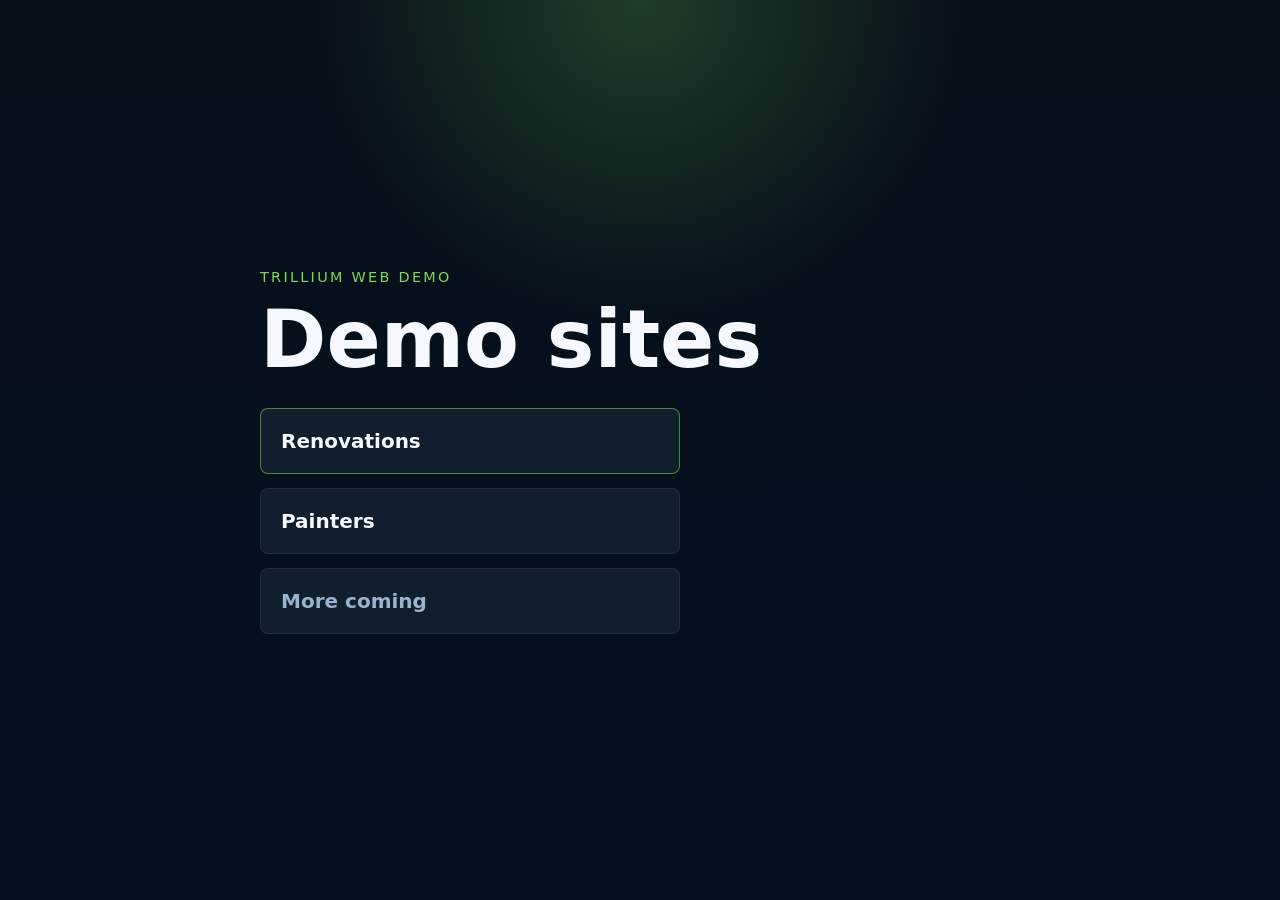
<file: index.html>
<!DOCTYPE html>
<html lang="en">
<head>
  <meta charset="UTF-8" />
  <meta name="viewport" content="width=device-width, initial-scale=1.0" />
  <title>Trillium Web Demo | Trade Demo Sites</title>
  <meta name="description" content="Trillium Web demo directory for trade websites, including renovations and painters." />
  <link rel="stylesheet" href="styles.css" />
</head>
<body class="directory-page">
  <main class="directory-shell">
    <p class="eyebrow">Trillium Web Demo</p>
    <h1>Demo sites</h1>
    <div class="trade-list" aria-label="Available demo sites">
      <a class="trade-link active" href="reno/">Renovations</a>
      <a class="trade-link" href="painter/">Painters</a>
      <span class="trade-link muted">More coming</span>
    </div>
  </main>
</body>
</html>
</file>
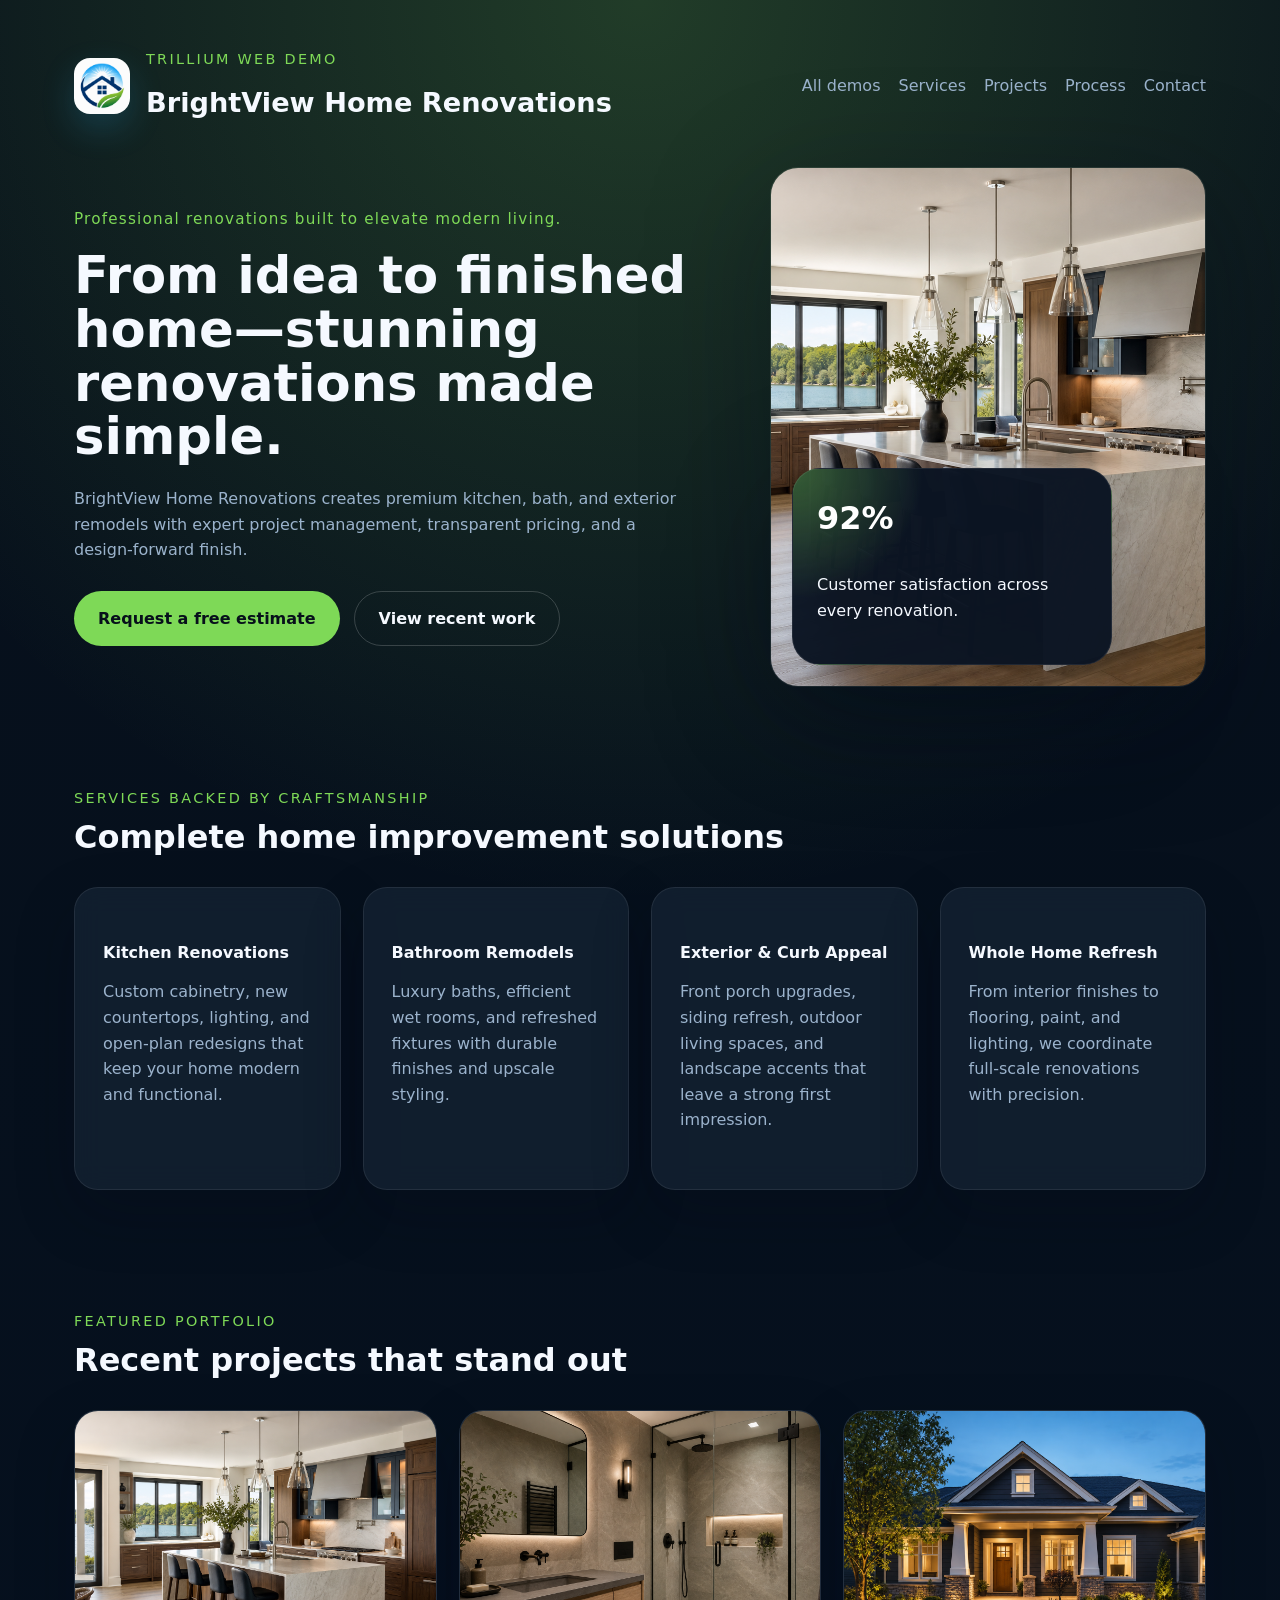
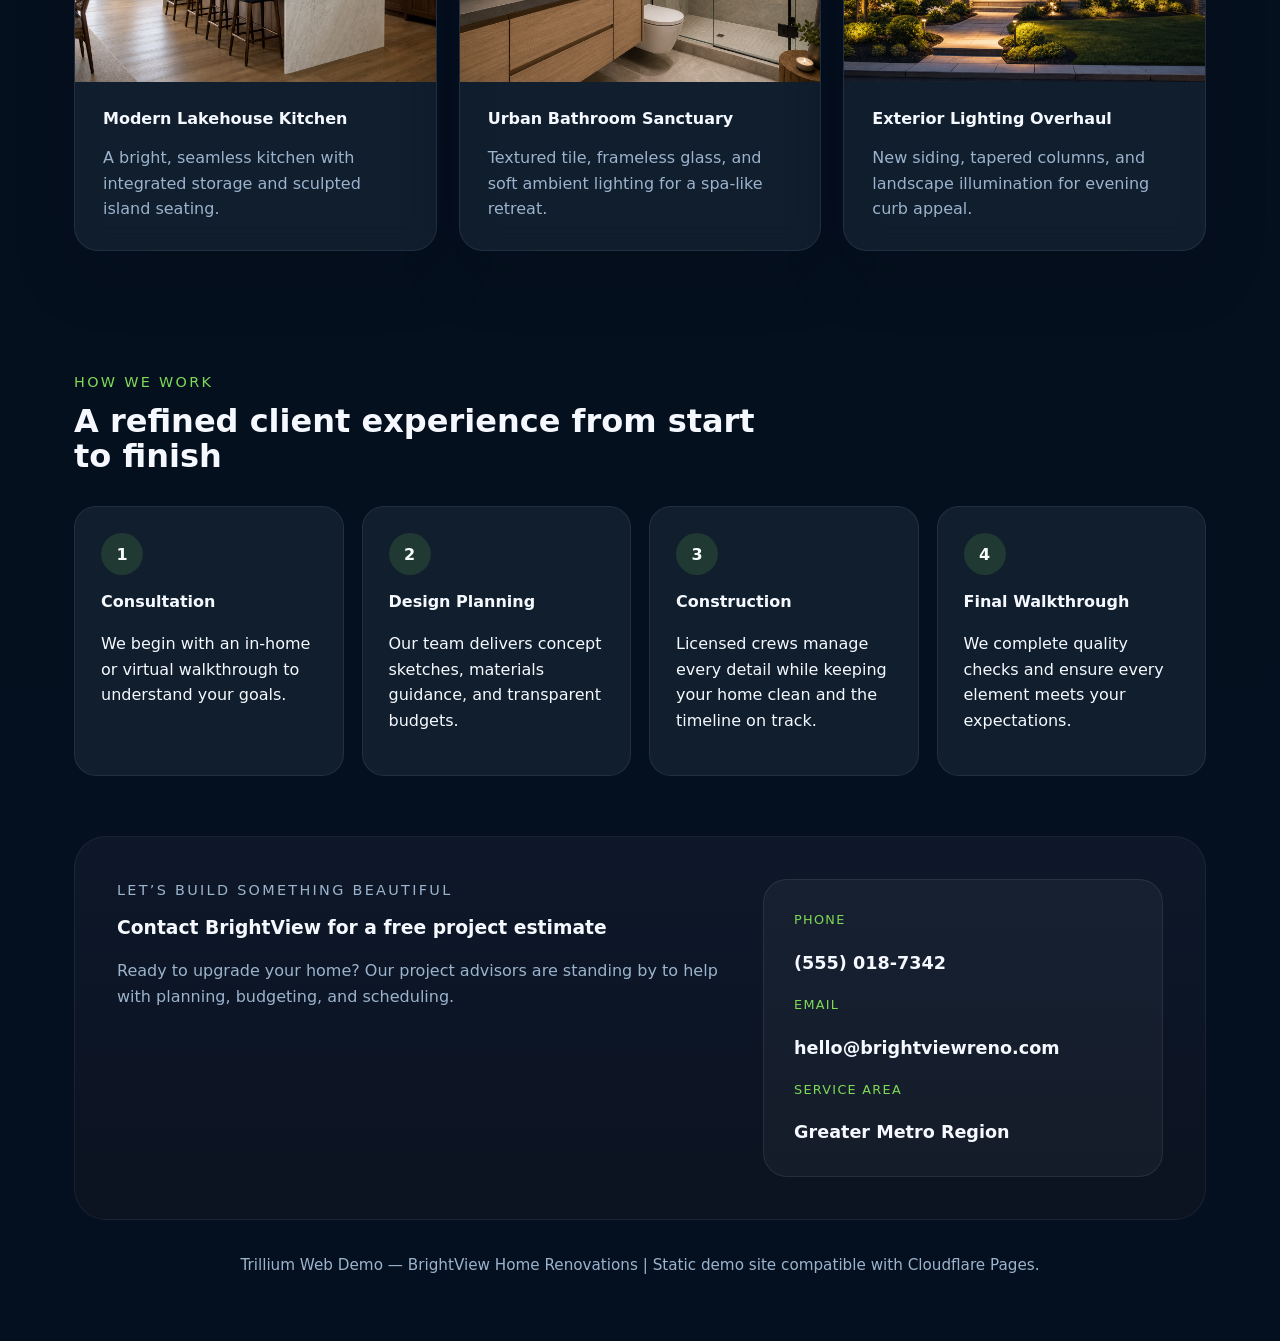
<file: reno/index.html>
<!DOCTYPE html>
<html lang="en">
<head>
  <meta charset="UTF-8" />
  <meta name="viewport" content="width=device-width, initial-scale=1.0" />
  <title>Trillium Web Demo | BrightView Home Renovations</title>
  <meta name="description" content="BrightView Home Renovations - crafted by Trillium Web. Elegant home improvement services for kitchens, bathrooms, exteriors, and complete remodels." />
  <link rel="stylesheet" href="../styles.css" />
</head>
<body>
  <div class="page-shell">
    <header class="topbar">
      <div class="brand">
        <img class="logo" src="../assets/brightview-logo.png" alt="BrightView Home Renovations logo" />
        <div>
          <p class="eyebrow">Trillium Web Demo</p>
          <h1>BrightView Home Renovations</h1>
        </div>
      </div>
      <nav class="nav-links">
        <a href="../">All demos</a>
        <a href="#services">Services</a>
        <a href="#projects">Projects</a>
        <a href="#process">Process</a>
        <a href="#contact">Contact</a>
      </nav>
    </header>

    <main>
      <section class="hero">
        <div class="hero-content">
          <p class="hero-subtitle">Professional renovations built to elevate modern living.</p>
          <h2>From idea to finished home—stunning renovations made simple.</h2>
          <p class="hero-copy">BrightView Home Renovations creates premium kitchen, bath, and exterior remodels with expert project management, transparent pricing, and a design-forward finish.</p>
          <div class="hero-cta">
            <a class="btn primary" href="#contact">Request a free estimate</a>
            <a class="btn secondary" href="#projects">View recent work</a>
          </div>
        </div>
        <div class="hero-visual">
          <img class="hero-photo" src="../assets/project-kitchen.png" alt="Finished modern lakehouse kitchen renovation" />
          <div class="visual-card">
            <span>92%</span>
            <p>Customer satisfaction across every renovation.</p>
          </div>
        </div>
      </section>

      <section id="services" class="section services">
        <div class="section-header">
          <p class="section-eyebrow">Services backed by craftsmanship</p>
          <h3>Complete home improvement solutions</h3>
        </div>
        <div class="service-grid">
          <article class="service-card">
            <h4>Kitchen Renovations</h4>
            <p>Custom cabinetry, new countertops, lighting, and open-plan redesigns that keep your home modern and functional.</p>
          </article>
          <article class="service-card">
            <h4>Bathroom Remodels</h4>
            <p>Luxury baths, efficient wet rooms, and refreshed fixtures with durable finishes and upscale styling.</p>
          </article>
          <article class="service-card">
            <h4>Exterior &amp; Curb Appeal</h4>
            <p>Front porch upgrades, siding refresh, outdoor living spaces, and landscape accents that leave a strong first impression.</p>
          </article>
          <article class="service-card">
            <h4>Whole Home Refresh</h4>
            <p>From interior finishes to flooring, paint, and lighting, we coordinate full-scale renovations with precision.</p>
          </article>
        </div>
      </section>

      <section id="projects" class="section projects">
        <div class="section-header">
          <p class="section-eyebrow">Featured portfolio</p>
          <h3>Recent projects that stand out</h3>
        </div>
        <div class="project-grid">
          <article class="project-card">
            <img src="../assets/project-kitchen.png" alt="Modern lakehouse kitchen with stone island and lake view" />
            <h4>Modern Lakehouse Kitchen</h4>
            <p>A bright, seamless kitchen with integrated storage and sculpted island seating.</p>
          </article>
          <article class="project-card">
            <img src="../assets/project-bathroom.png" alt="Urban bathroom remodel with frameless glass shower and warm lighting" />
            <h4>Urban Bathroom Sanctuary</h4>
            <p>Textured tile, frameless glass, and soft ambient lighting for a spa-like retreat.</p>
          </article>
          <article class="project-card">
            <img src="../assets/project-exterior.png" alt="Renovated home exterior with porch and landscape lighting at dusk" />
            <h4>Exterior Lighting Overhaul</h4>
            <p>New siding, tapered columns, and landscape illumination for evening curb appeal.</p>
          </article>
        </div>
      </section>

      <section id="process" class="section process">
        <div class="section-header">
          <p class="section-eyebrow">How we work</p>
          <h3>A refined client experience from start to finish</h3>
        </div>
        <div class="process-list">
          <div class="process-step">
            <span>1</span>
            <h4>Consultation</h4>
            <p>We begin with an in-home or virtual walkthrough to understand your goals.</p>
          </div>
          <div class="process-step">
            <span>2</span>
            <h4>Design Planning</h4>
            <p>Our team delivers concept sketches, materials guidance, and transparent budgets.</p>
          </div>
          <div class="process-step">
            <span>3</span>
            <h4>Construction</h4>
            <p>Licensed crews manage every detail while keeping your home clean and the timeline on track.</p>
          </div>
          <div class="process-step">
            <span>4</span>
            <h4>Final Walkthrough</h4>
            <p>We complete quality checks and ensure every element meets your expectations.</p>
          </div>
        </div>
      </section>

      <section id="contact" class="section contact-panel">
        <div class="contact-content">
          <div>
            <p class="section-eyebrow">Let’s build something beautiful</p>
            <h3>Contact BrightView for a free project estimate</h3>
            <p>Ready to upgrade your home? Our project advisors are standing by to help with planning, budgeting, and scheduling.</p>
          </div>
          <div class="contact-card">
            <p>Phone</p>
            <strong>(555) 018-7342</strong>
            <p>Email</p>
            <strong>hello@brightviewreno.com</strong>
            <p>Service area</p>
            <strong>Greater Metro Region</strong>
          </div>
        </div>
      </section>
    </main>

    <footer class="footer">
      <p>Trillium Web Demo — BrightView Home Renovations | Static demo site compatible with Cloudflare Pages.</p>
    </footer>
  </div>
</body>
</html>
</file>
<file: styles.css>
:root {
  color-scheme: dark;
  --bg: #07101b;
  --surface: rgba(18, 31, 47, 0.94);
  --surface-strong: rgba(17, 26, 41, 1);
  --text: #f5f9ff;
  --muted: #9bb3cc;
  --accent: #7ed957;
  --accent-soft: rgba(126, 217, 87, 0.14);
  --border: rgba(255, 255, 255, 0.08);
  --shadow: 0 32px 120px rgba(1, 10, 24, 0.35);
}

* {
  box-sizing: border-box;
}

html, body {
  margin: 0;
  min-height: 100%;
  font-family: Inter, system-ui, -apple-system, BlinkMacSystemFont, 'Segoe UI', sans-serif;
  background: radial-gradient(circle at top, rgba(126, 217, 87, 0.22), transparent 30%),
              linear-gradient(180deg, #07101b 0%, #041020 100%);
  color: var(--text);
}

body {
  line-height: 1.6;
}

.directory-page,
.trade-placeholder {
  min-height: 100vh;
  display: grid;
  place-items: center;
  padding: 24px;
}

.directory-shell,
.placeholder-shell {
  width: min(100%, 760px);
}

.directory-shell h1,
.placeholder-shell h1 {
  font-size: clamp(2.4rem, 7vw, 5rem);
  line-height: 1;
  margin-bottom: 28px;
}

.trade-list {
  display: grid;
  gap: 14px;
  max-width: 420px;
}

.trade-link,
.back-link {
  color: var(--text);
  text-decoration: none;
}

.trade-link {
  display: flex;
  align-items: center;
  min-height: 64px;
  padding: 16px 20px;
  border: 1px solid var(--border);
  border-radius: 8px;
  background: var(--surface);
  font-size: 1.25rem;
  font-weight: 700;
}

.trade-link.active {
  border-color: rgba(126, 217, 87, 0.55);
}

.trade-link.muted,
.placeholder-shell p {
  color: var(--muted);
}

.back-link {
  display: inline-flex;
  margin-bottom: 24px;
  color: var(--accent);
}

.painter-site {
  color-scheme: light;
  --paint-bg: #fbf8f2;
  --paint-text: #22313b;
  --paint-muted: #66747d;
  --paint-surface: #ffffff;
  --paint-line: #e9ded1;
  --paint-accent: #2f8d8a;
  --paint-coral: #e1785c;
  --paint-yellow: #f3c453;
  --paint-shadow: 0 24px 70px rgba(88, 71, 49, 0.13);
  background:
    linear-gradient(135deg, rgba(47, 141, 138, 0.12), transparent 36%),
    linear-gradient(180deg, #fffdf7 0%, var(--paint-bg) 46%, #f4efe7 100%);
  color: var(--paint-text);
}

.painter-site .back-link,
.painter-site a {
  color: inherit;
}

.painter-shell {
  width: min(1180px, calc(100% - 40px));
  margin: 0 auto;
  padding: 26px 0 42px;
}

.painter-topbar {
  display: flex;
  justify-content: space-between;
  align-items: center;
  gap: 18px;
  flex-wrap: wrap;
  padding-bottom: 28px;
}

.painter-back {
  margin: 0;
  color: var(--paint-accent);
  font-weight: 700;
  text-decoration: none;
}

.painter-nav {
  display: flex;
  gap: 18px;
  flex-wrap: wrap;
}

.painter-nav a {
  color: var(--paint-muted);
  text-decoration: none;
  font-weight: 700;
}

.painter-hero {
  display: grid;
  grid-template-columns: minmax(0, 0.95fr) minmax(320px, 1.05fr);
  gap: 34px;
  align-items: center;
  padding: 22px 0 58px;
}

.painter-eyebrow {
  margin: 0 0 12px;
  color: var(--paint-accent);
  font-size: 0.86rem;
  font-weight: 800;
  letter-spacing: 0.14em;
  text-transform: uppercase;
}

.painter-hero h1 {
  max-width: 620px;
  font-size: clamp(3.1rem, 8vw, 6.8rem);
  line-height: 0.9;
  margin-bottom: 24px;
}

.painter-lede {
  max-width: 560px;
  margin: 0 0 28px;
  color: var(--paint-muted);
  font-size: 1.24rem;
}

.painter-actions {
  display: flex;
  gap: 12px;
  flex-wrap: wrap;
}

.painter-btn {
  display: inline-flex;
  align-items: center;
  justify-content: center;
  min-height: 48px;
  padding: 13px 22px;
  border-radius: 8px;
  font-weight: 800;
  text-decoration: none;
}

.painter-btn.primary {
  background: var(--paint-accent);
  color: #ffffff;
}

.painter-btn.secondary {
  background: transparent;
  color: var(--paint-text);
  border: 1px solid var(--paint-line);
}

.painter-hero-media {
  position: relative;
}

.painter-hero-media img {
  width: 100%;
  min-height: 520px;
  max-height: 640px;
  display: block;
  object-fit: cover;
  border-radius: 8px;
  box-shadow: var(--paint-shadow);
}

.painter-stat {
  position: absolute;
  right: 18px;
  bottom: 18px;
  width: min(220px, calc(100% - 36px));
  padding: 18px;
  border-radius: 8px;
  background: rgba(255, 255, 255, 0.93);
  border: 1px solid var(--paint-line);
}

.painter-stat strong {
  display: block;
  color: var(--paint-coral);
  font-size: 2.4rem;
  line-height: 1;
}

.painter-stat span {
  color: var(--paint-muted);
  font-weight: 700;
}

.painter-section {
  padding: 58px 0;
}

.painter-section-header {
  max-width: 730px;
  margin-bottom: 28px;
}

.painter-section-header h2,
.painter-color-band h2,
.painter-contact h2 {
  font-size: clamp(2rem, 4vw, 3rem);
  line-height: 1;
}

.painter-service-grid {
  display: grid;
  grid-template-columns: repeat(auto-fit, minmax(230px, 1fr));
  gap: 18px;
}

.painter-service-grid article,
.painter-gallery article,
.painter-steps div,
.painter-contact-card {
  background: var(--paint-surface);
  border: 1px solid var(--paint-line);
  border-radius: 8px;
  box-shadow: var(--paint-shadow);
}

.painter-service-grid article {
  padding: 24px;
}

.painter-service-grid span {
  color: var(--paint-coral);
  font-weight: 900;
}

.painter-service-grid h3,
.painter-gallery h3 {
  margin: 10px 0;
  font-size: 1.2rem;
}

.painter-service-grid p,
.painter-gallery p,
.painter-steps p,
.painter-contact p,
.painter-footer {
  color: var(--paint-muted);
}

.painter-gallery {
  display: grid;
  grid-template-columns: 1.2fr 0.8fr;
  gap: 18px;
}

.painter-gallery article {
  overflow: hidden;
}

.painter-gallery article.large {
  grid-row: span 3;
}

.painter-gallery img {
  width: 100%;
  height: 250px;
  display: block;
  object-fit: cover;
}

.painter-gallery article.large img {
  height: 620px;
}

.painter-gallery div {
  padding: 20px;
}

.painter-color-band {
  display: grid;
  grid-template-columns: minmax(0, 1fr) auto;
  align-items: center;
  gap: 24px;
  margin: 38px 0 20px;
  padding: 34px;
  border-radius: 8px;
  background: #eef7f6;
  border: 1px solid #d6eae8;
}

.swatches {
  display: grid;
  grid-template-columns: repeat(2, 78px);
  gap: 12px;
}

.swatch {
  aspect-ratio: 1;
  border-radius: 8px;
  border: 8px solid #ffffff;
  box-shadow: 0 14px 34px rgba(46, 61, 66, 0.16);
}

.swatch.clay {
  background: #c86952;
}

.swatch.sage {
  background: #9daf91;
}

.swatch.sky {
  background: #86b9c9;
}

.swatch.cream {
  background: #f3dfbd;
}

.painter-steps {
  display: grid;
  grid-template-columns: repeat(auto-fit, minmax(210px, 1fr));
  gap: 16px;
}

.painter-steps div {
  padding: 22px;
}

.painter-steps strong {
  color: var(--paint-coral);
  font-size: 1.15rem;
}

.painter-contact {
  display: grid;
  grid-template-columns: 1.1fr 0.8fr;
  gap: 24px;
  align-items: start;
  margin-top: 44px;
  padding: 34px;
  border-radius: 8px;
  background: #fff3df;
  border: 1px solid #f0ddba;
}

.painter-contact-card {
  display: grid;
  gap: 12px;
  padding: 24px;
  box-shadow: none;
}

.painter-contact-card span {
  color: var(--paint-accent);
  font-size: 0.78rem;
  font-weight: 900;
  letter-spacing: 0.12em;
  text-transform: uppercase;
}

.painter-contact-card strong {
  color: var(--paint-text);
  font-size: 1.08rem;
}

.painter-footer {
  padding-top: 26px;
  text-align: center;
}

.page-shell {
  max-width: 1180px;
  margin: 0 auto;
  padding: 32px 24px 48px;
}

.topbar {
  display: flex;
  justify-content: space-between;
  align-items: center;
  gap: 24px;
  flex-wrap: wrap;
  padding: 16px 0 18px;
}

.brand {
  display: flex;
  align-items: center;
  gap: 16px;
}

.logo {
  width: 56px;
  height: 56px;
  display: block;
  border-radius: 16px;
  object-fit: cover;
  background: #ffffff;
  box-shadow: 0 14px 34px rgba(45, 187, 255, 0.18);
}

.eyebrow,
.section-eyebrow {
  margin: 0 0 10px;
  color: var(--accent);
  font-size: 0.9rem;
  letter-spacing: 0.16em;
  text-transform: uppercase;
}

h1, h2, h3, h4 {
  margin: 0;
}

h1 {
  font-size: 1.7rem;
}

.nav-links {
  display: flex;
  flex-wrap: wrap;
  gap: 18px;
}

.nav-links a {
  color: var(--muted);
  text-decoration: none;
  transition: color 0.2s ease;
}

.nav-links a:hover {
  color: var(--text);
}

.hero {
  display: grid;
  grid-template-columns: 1.2fr 0.8fr;
  gap: 42px;
  align-items: center;
  padding: 24px 0 40px;
}

.hero-content {
  max-width: 620px;
}

.hero-subtitle {
  margin: 0 0 18px;
  font-size: 0.95rem;
  color: var(--accent);
  letter-spacing: 0.08em;
}

.hero h2 {
  font-size: clamp(2.4rem, 4vw, 3.4rem);
  line-height: 1.05;
  margin-bottom: 22px;
}

.hero-copy {
  margin-bottom: 28px;
  max-width: 680px;
  color: var(--muted);
}

.hero-cta {
  display: flex;
  flex-wrap: wrap;
  gap: 14px;
}

.btn {
  display: inline-flex;
  align-items: center;
  justify-content: center;
  padding: 14px 24px;
  border-radius: 999px;
  font-weight: 600;
  text-decoration: none;
  transition: transform 0.2s ease, background 0.2s ease, color 0.2s ease;
}

.btn:hover {
  transform: translateY(-2px);
}

.primary {
  background: #7ed957;
  color: #07101b;
}

.secondary {
  border: 1px solid rgba(255,255,255,0.18);
  color: var(--text);
  background: transparent;
}

.hero-visual {
  position: relative;
  min-height: 520px;
}

.visual-card,
.hero-photo {
  border-radius: 28px;
  border: 1px solid var(--border);
  box-shadow: var(--shadow);
}

.hero-photo {
  width: 100%;
  height: 520px;
  display: block;
  object-fit: cover;
}

.visual-card {
  position: absolute;
  left: 22px;
  right: 22px;
  bottom: 22px;
  padding: 24px;
  background: radial-gradient(circle at top left, rgba(126, 217, 87, 0.38), transparent 35%), rgba(12, 21, 35, 0.98);
  display: grid;
  gap: 12px;
  max-width: 320px;
}

.visual-card span {
  font-size: 2rem;
  font-weight: 700;
  color: #ffffff;
}

.section {
  padding: 60px 0;
}

.section-header {
  max-width: 720px;
  margin-bottom: 32px;
}

.section-header h3 {
  font-size: 2rem;
  line-height: 1.1;
}

.service-grid,
.project-grid {
  display: grid;
  gap: 22px;
  grid-template-columns: repeat(auto-fit, minmax(240px, 1fr));
}

.service-card,
.project-card {
  background: var(--surface);
  border: 1px solid var(--border);
  border-radius: 24px;
  padding: 28px;
  box-shadow: 0 24px 60px rgba(1, 10, 24, 0.22);
  backdrop-filter: blur(14px);
}

.project-card {
  overflow: hidden;
  padding: 0;
}

.project-card img {
  width: 100%;
  aspect-ratio: 4 / 3;
  display: block;
  object-fit: cover;
}

.project-card h4,
.project-card p {
  padding-inline: 28px;
}

.service-card h4,
.project-card h4 {
  margin-top: 24px;
  margin-bottom: 14px;
}

.service-card p,
.project-card p {
  margin: 0 0 28px;
  color: var(--muted);
}

.process-list {
  display: grid;
  gap: 18px;
  grid-template-columns: repeat(auto-fit, minmax(220px, 1fr));
}

.process-step {
  background: var(--surface);
  border: 1px solid var(--border);
  border-radius: 22px;
  padding: 26px;
}

.process-step span {
  display: inline-flex;
  width: 42px;
  height: 42px;
  align-items: center;
  justify-content: center;
  border-radius: 50%;
  background: var(--accent-soft);
  color: #f8fffb;
  font-weight: 700;
  margin-bottom: 14px;
}

.process-step h4 {
  margin-bottom: 10px;
}

.contact-panel {
  background: linear-gradient(180deg, rgba(14, 24, 42, 0.98) 0%, rgba(12, 20, 33, 0.95) 100%);
  border: 1px solid rgba(255,255,255,0.06);
  border-radius: 32px;
  padding: 42px;
}

.contact-content {
  display: grid;
  gap: 24px;
  grid-template-columns: 1.4fr 0.9fr;
}

.contact-content p {
  color: var(--muted);
}

.contact-card {
  display: grid;
  gap: 18px;
  border-radius: 24px;
  padding: 30px;
  background: rgba(255, 255, 255, 0.04);
  border: 1px solid rgba(255,255,255,0.08);
}

.contact-card p {
  margin: 0;
  color: var(--accent);
  text-transform: uppercase;
  letter-spacing: 0.1em;
  font-size: 0.8rem;
}

.contact-card strong {
  color: var(--text);
  font-size: 1.1rem;
}

.footer {
  padding: 18px 0 0;
  color: var(--muted);
  font-size: 0.95rem;
  text-align: center;
}

@media (max-width: 920px) {
  .hero {
    grid-template-columns: 1fr;
  }
  .hero-visual {
    min-height: 420px;
  }
  .hero-photo {
    height: 420px;
  }
  .contact-content {
    grid-template-columns: 1fr;
  }
  .painter-hero,
  .painter-gallery,
  .painter-color-band,
  .painter-contact {
    grid-template-columns: 1fr;
  }
  .painter-gallery article.large {
    grid-row: auto;
  }
  .painter-gallery article.large img {
    height: 360px;
  }
  .swatches {
    grid-template-columns: repeat(4, minmax(54px, 78px));
  }
}

@media (max-width: 640px) {
  .page-shell {
    padding: 20px 16px 36px;
  }
  .topbar {
    gap: 16px;
  }
  .hero h2 {
    font-size: 2rem;
  }
  .nav-links {
    justify-content: center;
  }
  .service-card,
  .process-step,
  .contact-card,
  .visual-card {
    padding: 22px;
  }
  .project-card h4,
  .project-card p {
    padding-inline: 22px;
  }
  .painter-shell {
    width: min(100% - 28px, 1180px);
    padding-top: 20px;
  }
  .painter-topbar {
    align-items: flex-start;
  }
  .painter-nav {
    gap: 12px;
  }
  .painter-hero {
    padding-bottom: 34px;
  }
  .painter-hero h1 {
    font-size: 3rem;
  }
  .painter-lede {
    font-size: 1.06rem;
  }
  .painter-btn {
    width: 100%;
  }
  .painter-hero-media img {
    min-height: 340px;
  }
  .painter-section {
    padding: 38px 0;
  }
  .painter-gallery img,
  .painter-gallery article.large img {
    height: 260px;
  }
  .painter-color-band,
  .painter-contact {
    padding: 24px;
  }
  .swatches {
    grid-template-columns: repeat(2, minmax(64px, 1fr));
  }
}
</file>
